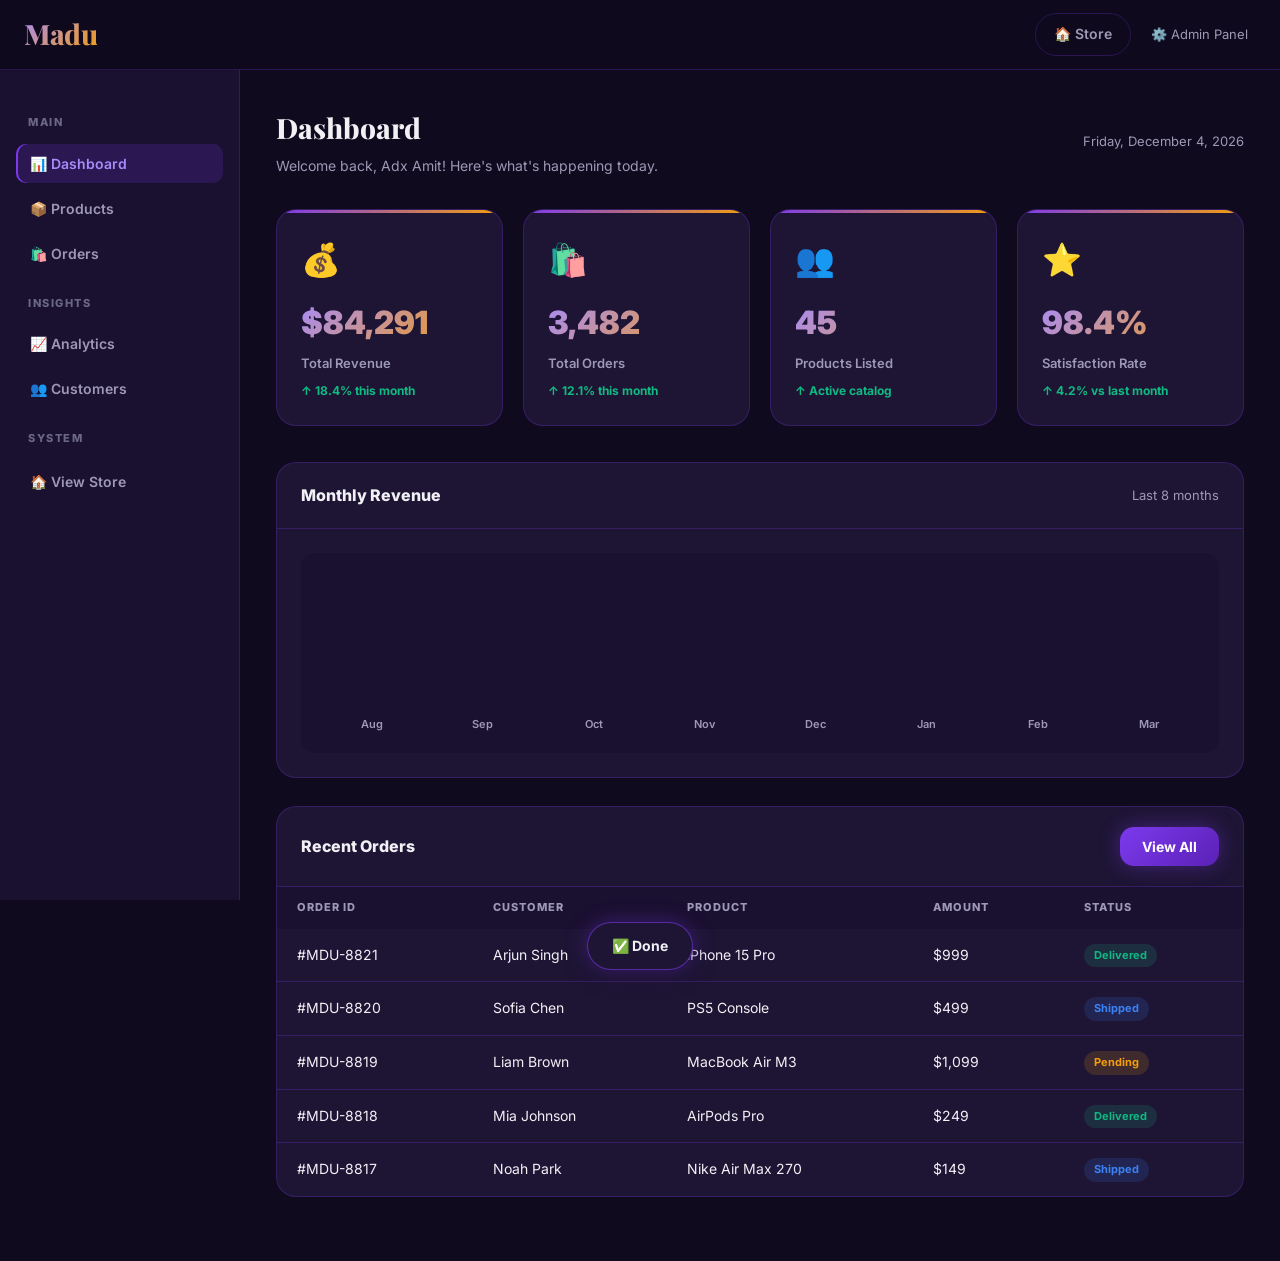
<file: admin.html>
<!DOCTYPE html>
<html lang="en">
<head>
  <meta charset="UTF-8"/>
  <meta name="viewport" content="width=device-width, initial-scale=1.0"/>
  <title>Madu Admin Panel</title>
  <link rel="icon" type="image/svg+xml" href="data:image/svg+xml,<svg xmlns='http://www.w3.org/2000/svg' viewBox='0 0 100 100'><text y='.9em' font-size='90'>⚙️</text></svg>">
  <link rel="stylesheet" href="style.css"/>
  <style>
    /* Admin-specific additions */
    body { padding-top: var(--nav-height); }

    .admin-layout {
      display: grid;
      grid-template-columns: 240px 1fr;
      min-height: calc(100vh - var(--nav-height));
    }

    /* Sidebar */
    .admin-sidebar {
      background: var(--bg-2);
      border-right: 1px solid var(--border);
      padding: 28px 16px;
      display: flex;
      flex-direction: column;
      gap: 6px;
      position: sticky;
      top: var(--nav-height);
      height: calc(100vh - var(--nav-height));
      overflow-y: auto;
    }

    .sidebar-label {
      font-size: 11px;
      font-weight: 800;
      color: var(--text-dim);
      letter-spacing: 1.5px;
      text-transform: uppercase;
      padding: 16px 12px 6px;
    }

    .sidebar-link {
      display: flex;
      align-items: center;
      gap: 10px;
      padding: 11px 14px;
      border-radius: 10px;
      font-size: 14px;
      font-weight: 600;
      color: var(--text-muted);
      cursor: pointer;
      transition: var(--transition);
      background: transparent;
      border: none;
      width: 100%;
      text-align: left;
    }

    .sidebar-link:hover {
      background: rgba(124,58,237,0.1);
      color: var(--text);
    }

    .sidebar-link.active {
      background: rgba(124,58,237,0.18);
      color: var(--primary-light);
      box-shadow: inset 2px 0 0 var(--primary);
    }

    /* Main content */
    .admin-main {
      padding: 36px;
      overflow-y: auto;
    }

    .admin-page { display: none; }
    .admin-page.active { display: block; }

    /* Page header */
    .page-header {
      display: flex;
      align-items: center;
      justify-content: space-between;
      margin-bottom: 32px;
      flex-wrap: wrap;
      gap: 14px;
    }

    .page-header h2 {
      font-family: var(--font-display);
      font-size: 28px;
      font-weight: 800;
    }

    .page-header p { color: var(--text-muted); font-size: 14px; margin-top: 4px; }

    /* Analytics cards */
    .analytics-grid {
      display: grid;
      grid-template-columns: repeat(auto-fit, minmax(200px, 1fr));
      gap: 20px;
      margin-bottom: 36px;
    }

    .stat-card {
      background: var(--bg-card);
      border: 1px solid var(--border);
      border-radius: var(--radius-lg);
      padding: 24px;
      transition: var(--transition);
      position: relative;
      overflow: hidden;
    }

    .stat-card::before {
      content: '';
      position: absolute;
      top: 0; left: 0; right: 0;
      height: 3px;
      background: linear-gradient(90deg, var(--primary), var(--accent));
    }

    .stat-card:hover { transform: translateY(-3px); box-shadow: var(--glow); border-color: var(--border-hover); }

    .stat-icon { font-size: 32px; margin-bottom: 12px; }
    .stat-value { font-size: 32px; font-weight: 900; margin-bottom: 4px; background: linear-gradient(135deg, var(--primary-light), var(--accent)); -webkit-background-clip: text; -webkit-text-fill-color: transparent; background-clip: text; }
    .stat-label { font-size: 13px; color: var(--text-muted); font-weight: 600; }
    .stat-change { font-size: 12px; margin-top: 8px; font-weight: 700; }
    .stat-change.up { color: var(--success); }
    .stat-change.down { color: var(--danger); }

    /* Recent orders */
    .admin-card {
      background: var(--bg-card);
      border: 1px solid var(--border);
      border-radius: var(--radius-lg);
      overflow: hidden;
      margin-bottom: 28px;
    }

    .admin-card-header {
      padding: 20px 24px;
      border-bottom: 1px solid var(--border);
      display: flex;
      align-items: center;
      justify-content: space-between;
    }

    .admin-card-header h3 { font-size: 16px; font-weight: 800; }

    .admin-table {
      width: 100%;
      border-collapse: collapse;
    }

    .admin-table th {
      text-align: left;
      padding: 12px 20px;
      font-size: 11px;
      font-weight: 800;
      color: var(--text-muted);
      text-transform: uppercase;
      letter-spacing: 1px;
      background: var(--bg-2);
    }

    .admin-table td {
      padding: 14px 20px;
      font-size: 14px;
      border-bottom: 1px solid var(--border);
      vertical-align: middle;
    }

    .admin-table tbody tr:last-child td { border-bottom: none; }
    .admin-table tbody tr:hover td { background: rgba(124,58,237,0.05); }

    .badge-status {
      display: inline-block;
      padding: 3px 10px;
      border-radius: 50px;
      font-size: 11px;
      font-weight: 700;
    }

    .badge-status.delivered { background: rgba(16,185,129,0.15); color: var(--success); }
    .badge-status.pending   { background: rgba(245,158,11,0.15); color: var(--accent); }
    .badge-status.shipped   { background: rgba(59,130,246,0.15); color: var(--info); }

    /* Product management */
    .btn-primary {
      padding: 11px 22px;
      background: linear-gradient(135deg, var(--primary), var(--primary-dark));
      color: #fff;
      border-radius: var(--radius);
      font-size: 14px;
      font-weight: 700;
      border: none;
      cursor: pointer;
      transition: var(--transition);
      box-shadow: var(--glow);
      display: inline-flex;
      align-items: center;
      gap: 8px;
    }

    .btn-primary:hover { transform: translateY(-2px); box-shadow: var(--glow-lg); }

    .btn-danger {
      padding: 7px 14px;
      background: rgba(239,68,68,0.15);
      color: var(--danger);
      border: 1px solid var(--danger);
      border-radius: 8px;
      font-size: 13px;
      font-weight: 700;
      cursor: pointer;
      transition: var(--transition);
    }

    .btn-danger:hover { background: rgba(239,68,68,0.3); }

    .btn-edit {
      padding: 7px 14px;
      background: rgba(124,58,237,0.15);
      color: var(--primary-light);
      border: 1px solid var(--primary-light);
      border-radius: 8px;
      font-size: 13px;
      font-weight: 700;
      cursor: pointer;
      transition: var(--transition);
      margin-right: 6px;
    }

    .btn-edit:hover { background: rgba(124,58,237,0.3); }

    /* Product thumbnail in table */
    .prod-thumb {
      width: 50px; height: 50px;
      border-radius: 8px;
      object-fit: contain;
      background: #1a1a2e;
      padding: 4px;
    }

    /* Modal */
    .modal-overlay {
      position: fixed;
      inset: 0;
      background: rgba(0,0,0,0.75);
      backdrop-filter: blur(6px);
      z-index: 2000;
      display: flex;
      align-items: center;
      justify-content: center;
      opacity: 0;
      pointer-events: none;
      transition: opacity 0.3s ease;
    }

    .modal-overlay.show { opacity: 1; pointer-events: all; }

    .modal {
      background: var(--bg-card);
      border: 1px solid var(--border-hover);
      border-radius: var(--radius-xl);
      padding: 36px;
      width: 100%;
      max-width: 560px;
      max-height: 90vh;
      overflow-y: auto;
      transform: scale(0.9);
      transition: transform 0.35s cubic-bezier(0.34,1.56,0.64,1);
    }

    .modal-overlay.show .modal { transform: scale(1); }

    .modal-header {
      display: flex;
      justify-content: space-between;
      align-items: center;
      margin-bottom: 24px;
    }

    .modal-header h3 { font-size: 20px; font-weight: 800; }

    .modal-close {
      width: 34px; height: 34px;
      border-radius: 50%;
      background: var(--bg-2);
      border: 1px solid var(--border);
      color: var(--text-muted);
      font-size: 16px;
      display: flex; align-items: center; justify-content: center;
      cursor: pointer;
      transition: var(--transition);
    }

    .modal-close:hover { color: var(--danger); border-color: var(--danger); }

    .modal-form { display: flex; flex-direction: column; gap: 16px; }

    .modal-form .form-group label {
      display: block;
      font-size: 12px;
      font-weight: 700;
      color: var(--text-muted);
      text-transform: uppercase;
      letter-spacing: 0.5px;
      margin-bottom: 6px;
    }

    .modal-form .form-group input,
    .modal-form .form-group textarea,
    .modal-form .form-group select {
      width: 100%;
      padding: 12px 14px;
      background: var(--bg-2);
      border: 1px solid var(--border);
      border-radius: var(--radius);
      color: var(--text);
      font-size: 14px;
      transition: var(--transition);
    }

    .modal-form .form-group input:focus,
    .modal-form .form-group textarea:focus,
    .modal-form .form-group select:focus {
      border-color: var(--primary-light);
      box-shadow: 0 0 0 3px rgba(124,58,237,0.15);
    }

    .modal-form .form-group select { appearance: none; cursor: pointer; }
    .modal-form .form-group textarea { resize: vertical; }

    .modal-form .form-row { display: flex; gap: 14px; }
    .modal-form .form-row .form-group { flex: 1; }

    .modal-footer {
      display: flex;
      gap: 12px;
      justify-content: flex-end;
      margin-top: 24px;
    }

    .btn-secondary {
      padding: 11px 22px;
      background: var(--bg-2);
      color: var(--text-muted);
      border: 1px solid var(--border);
      border-radius: var(--radius);
      font-size: 14px;
      font-weight: 700;
      cursor: pointer;
      transition: var(--transition);
    }

    .btn-secondary:hover { border-color: var(--border-hover); color: var(--text); }

    /* Search in admin */
    .admin-search {
      display: flex;
      align-items: center;
      gap: 12px;
      margin-bottom: 20px;
    }

    .admin-search input {
      flex: 1;
      padding: 11px 16px;
      background: var(--bg-card);
      border: 1px solid var(--border);
      border-radius: var(--radius);
      color: var(--text);
      font-size: 14px;
      transition: var(--transition);
    }

    .admin-search input:focus { border-color: var(--primary-light); }

    /* Chart placeholder */
    .chart-box {
      background: var(--bg-2);
      border-radius: var(--radius);
      height: 200px;
      display: flex;
      align-items: flex-end;
      justify-content: center;
      gap: 10px;
      padding: 20px;
    }

    .chart-bar-wrap {
      display: flex;
      flex-direction: column;
      align-items: center;
      gap: 6px;
      flex: 1;
    }

    .chart-bar {
      width: 100%;
      background: linear-gradient(180deg, var(--primary), var(--primary-dark));
      border-radius: 6px 6px 0 0;
      transition: var(--transition);
      cursor: pointer;
    }

    .chart-bar:hover { filter: brightness(1.3); transform: scaleY(1.02); transform-origin: bottom; }

    .chart-label { font-size: 11px; color: var(--text-muted); font-weight: 600; }

    /* Responsive admin */
    @media (max-width: 768px) {
      .admin-layout { grid-template-columns: 1fr; }

      .admin-sidebar {
        position: static;
        height: auto;
        flex-direction: row;
        flex-wrap: wrap;
        padding: 12px;
        gap: 6px;
      }

      .sidebar-label { display: none; }
      .sidebar-link { padding: 8px 14px; flex: 1; min-width: 100px; justify-content: center; }

      .admin-main { padding: 20px; }

      .admin-table th:nth-child(3),
      .admin-table td:nth-child(3),
      .admin-table th:nth-child(5),
      .admin-table td:nth-child(5) { display: none; }
    }
  </style>
</head>
<body>

<!-- Navbar -->
<nav class="navbar">
  <a href="index.html" class="nav-logo">Madu</a>
  <div class="nav-actions" style="margin-left:auto;">
    <a href="index.html" class="nav-btn nav-btn-ghost">🏠 Store</a>
    <span style="font-size:13px;color:var(--text-muted);padding:0 8px;">⚙️ Admin Panel</span>
  </div>
</nav>

<div class="admin-layout">

  <!-- SIDEBAR -->
  <aside class="admin-sidebar">
    <span class="sidebar-label">Main</span>
    <button class="sidebar-link active" onclick="showPage('dashboard', this)">📊 Dashboard</button>
    <button class="sidebar-link" onclick="showPage('products', this)">📦 Products</button>
    <button class="sidebar-link" onclick="showPage('orders', this)">🛍️ Orders</button>

    <span class="sidebar-label">Insights</span>
    <button class="sidebar-link" onclick="showPage('analytics', this)">📈 Analytics</button>
    <button class="sidebar-link" onclick="showPage('customers', this)">👥 Customers</button>

    <span class="sidebar-label">System</span>
    <a href="index.html" class="sidebar-link">🏠 View Store</a>
  </aside>

  <!-- MAIN CONTENT -->
  <main class="admin-main">

    <!-- ── DASHBOARD ── -->
    <div class="admin-page active" id="page-dashboard">
      <div class="page-header">
        <div>
          <h2>Dashboard</h2>
          <p>Welcome back, Adx Amit! Here's what's happening today.</p>
        </div>
        <span id="admin-date" style="font-size:13px;color:var(--text-muted);"></span>
      </div>

      <div class="analytics-grid">
        <div class="stat-card fade-in">
          <div class="stat-icon">💰</div>
          <div class="stat-value">$84,291</div>
          <div class="stat-label">Total Revenue</div>
          <div class="stat-change up">↑ 18.4% this month</div>
        </div>
        <div class="stat-card fade-in">
          <div class="stat-icon">🛍️</div>
          <div class="stat-value">3,482</div>
          <div class="stat-label">Total Orders</div>
          <div class="stat-change up">↑ 12.1% this month</div>
        </div>
        <div class="stat-card fade-in">
          <div class="stat-icon">👥</div>
          <div class="stat-value" id="admin-product-count">45</div>
          <div class="stat-label">Products Listed</div>
          <div class="stat-change up">↑ Active catalog</div>
        </div>
        <div class="stat-card fade-in">
          <div class="stat-icon">⭐</div>
          <div class="stat-value">98.4%</div>
          <div class="stat-label">Satisfaction Rate</div>
          <div class="stat-change up">↑ 4.2% vs last month</div>
        </div>
      </div>

      <!-- Revenue Chart -->
      <div class="admin-card fade-in">
        <div class="admin-card-header">
          <h3>Monthly Revenue</h3>
          <span style="font-size:13px;color:var(--text-muted);">Last 8 months</span>
        </div>
        <div style="padding:24px;">
          <div class="chart-box">
            <div class="chart-bar-wrap"><div class="chart-bar" style="height:60%;" title="$52K"></div><span class="chart-label">Aug</span></div>
            <div class="chart-bar-wrap"><div class="chart-bar" style="height:72%;" title="$61K"></div><span class="chart-label">Sep</span></div>
            <div class="chart-bar-wrap"><div class="chart-bar" style="height:55%;" title="$47K"></div><span class="chart-label">Oct</span></div>
            <div class="chart-bar-wrap"><div class="chart-bar" style="height:80%;" title="$68K"></div><span class="chart-label">Nov</span></div>
            <div class="chart-bar-wrap"><div class="chart-bar" style="height:95%;" title="$81K"></div><span class="chart-label">Dec</span></div>
            <div class="chart-bar-wrap"><div class="chart-bar" style="height:65%;" title="$55K"></div><span class="chart-label">Jan</span></div>
            <div class="chart-bar-wrap"><div class="chart-bar" style="height:75%;" title="$64K"></div><span class="chart-label">Feb</span></div>
            <div class="chart-bar-wrap"><div class="chart-bar" style="height:100%;background:linear-gradient(180deg,var(--accent),var(--primary));" title="$84K"></div><span class="chart-label">Mar</span></div>
          </div>
        </div>
      </div>

      <!-- Recent Orders -->
      <div class="admin-card fade-in">
        <div class="admin-card-header">
          <h3>Recent Orders</h3>
          <button class="btn-primary" onclick="showPage('orders', document.querySelector('[onclick*=orders]'))">View All</button>
        </div>
        <div style="overflow-x:auto;">
          <table class="admin-table">
            <thead><tr><th>Order ID</th><th>Customer</th><th>Product</th><th>Amount</th><th>Status</th></tr></thead>
            <tbody>
              <tr><td>#MDU-8821</td><td>Arjun Singh</td><td>iPhone 15 Pro</td><td>$999</td><td><span class="badge-status delivered">Delivered</span></td></tr>
              <tr><td>#MDU-8820</td><td>Sofia Chen</td><td>PS5 Console</td><td>$499</td><td><span class="badge-status shipped">Shipped</span></td></tr>
              <tr><td>#MDU-8819</td><td>Liam Brown</td><td>MacBook Air M3</td><td>$1,099</td><td><span class="badge-status pending">Pending</span></td></tr>
              <tr><td>#MDU-8818</td><td>Mia Johnson</td><td>AirPods Pro</td><td>$249</td><td><span class="badge-status delivered">Delivered</span></td></tr>
              <tr><td>#MDU-8817</td><td>Noah Park</td><td>Nike Air Max 270</td><td>$149</td><td><span class="badge-status shipped">Shipped</span></td></tr>
            </tbody>
          </table>
        </div>
      </div>
    </div>

    <!-- ── PRODUCTS ── -->
    <div class="admin-page" id="page-products">
      <div class="page-header">
        <div><h2>Products</h2><p>Manage your product catalog</p></div>
        <button class="btn-primary" onclick="openAddModal()">+ Add Product</button>
      </div>

      <div class="admin-search">
        <input type="text" id="admin-prod-search" placeholder="Search products…" oninput="filterAdminProducts()" />
      </div>

      <div class="admin-card">
        <div style="overflow-x:auto;">
          <table class="admin-table" id="admin-products-table">
            <thead><tr><th>Image</th><th>Name</th><th>Category</th><th>Price</th><th>Rating</th><th>Actions</th></tr></thead>
            <tbody id="admin-products-body"><!-- Filled by JS --></tbody>
          </table>
        </div>
      </div>
    </div>

    <!-- ── ORDERS ── -->
    <div class="admin-page" id="page-orders">
      <div class="page-header"><div><h2>Orders</h2><p>Track and manage all orders</p></div></div>
      <div class="admin-card">
        <div style="overflow-x:auto;">
          <table class="admin-table">
            <thead><tr><th>Order ID</th><th>Customer</th><th>Product</th><th>Amount</th><th>Date</th><th>Status</th></tr></thead>
            <tbody>
              <tr><td>#MDU-8821</td><td>Arjun Singh</td><td>iPhone 15 Pro</td><td>$999</td><td>Mar 27, 2025</td><td><span class="badge-status delivered">Delivered</span></td></tr>
              <tr><td>#MDU-8820</td><td>Sofia Chen</td><td>PS5 Console</td><td>$499</td><td>Mar 26, 2025</td><td><span class="badge-status shipped">Shipped</span></td></tr>
              <tr><td>#MDU-8819</td><td>Liam Brown</td><td>MacBook Air M3</td><td>$1,099</td><td>Mar 26, 2025</td><td><span class="badge-status pending">Pending</span></td></tr>
              <tr><td>#MDU-8818</td><td>Mia Johnson</td><td>AirPods Pro</td><td>$249</td><td>Mar 25, 2025</td><td><span class="badge-status delivered">Delivered</span></td></tr>
              <tr><td>#MDU-8817</td><td>Noah Park</td><td>Nike Air Max 270</td><td>$149</td><td>Mar 25, 2025</td><td><span class="badge-status shipped">Shipped</span></td></tr>
              <tr><td>#MDU-8816</td><td>Emma Wilson</td><td>Galaxy S24 Ultra</td><td>$1,199</td><td>Mar 24, 2025</td><td><span class="badge-status delivered">Delivered</span></td></tr>
              <tr><td>#MDU-8815</td><td>James Lee</td><td>Sony WH-1000XM5</td><td>$329</td><td>Mar 24, 2025</td><td><span class="badge-status pending">Pending</span></td></tr>
              <tr><td>#MDU-8814</td><td>Olivia Davis</td><td>Apple Watch S9</td><td>$399</td><td>Mar 23, 2025</td><td><span class="badge-status delivered">Delivered</span></td></tr>
            </tbody>
          </table>
        </div>
      </div>
    </div>

    <!-- ── ANALYTICS ── -->
    <div class="admin-page" id="page-analytics">
      <div class="page-header"><div><h2>Analytics</h2><p>Detailed performance metrics</p></div></div>
      <div class="analytics-grid">
        <div class="stat-card"><div class="stat-icon">📦</div><div class="stat-value">1,234</div><div class="stat-label">Electronics Sold</div><div class="stat-change up">↑ 22%</div></div>
        <div class="stat-card"><div class="stat-icon">👗</div><div class="stat-value">876</div><div class="stat-label">Fashion Sold</div><div class="stat-change up">↑ 14%</div></div>
        <div class="stat-card"><div class="stat-icon">💎</div><div class="stat-value">645</div><div class="stat-label">Accessories Sold</div><div class="stat-change up">↑ 9%</div></div>
        <div class="stat-card"><div class="stat-icon">🔄</div><div class="stat-value">1.8%</div><div class="stat-label">Return Rate</div><div class="stat-change up">↓ 0.4% lower</div></div>
        <div class="stat-card"><div class="stat-icon">🛒</div><div class="stat-value">$84.20</div><div class="stat-label">Avg Order Value</div><div class="stat-change up">↑ $6.40</div></div>
        <div class="stat-card"><div class="stat-icon">🌍</div><div class="stat-value">32</div><div class="stat-label">Countries Served</div><div class="stat-change up">↑ 4 new</div></div>
      </div>
      <div class="admin-card">
        <div class="admin-card-header"><h3>Top Selling Products</h3></div>
        <div style="overflow-x:auto;">
          <table class="admin-table">
            <thead><tr><th>Rank</th><th>Product</th><th>Category</th><th>Units Sold</th><th>Revenue</th></tr></thead>
            <tbody>
              <tr><td>🥇 1</td><td>Apple iPhone 15 Pro</td><td>Electronics</td><td>421</td><td>$420,579</td></tr>
              <tr><td>🥈 2</td><td>PlayStation 5 Console</td><td>Electronics</td><td>389</td><td>$194,111</td></tr>
              <tr><td>🥉 3</td><td>MacBook Air M3</td><td>Electronics</td><td>312</td><td>$342,888</td></tr>
              <tr><td>4</td><td>Nike Air Max 270</td><td>Fashion</td><td>298</td><td>$44,402</td></tr>
              <tr><td>5</td><td>Sony WH-1000XM5</td><td>Electronics</td><td>276</td><td>$90,804</td></tr>
            </tbody>
          </table>
        </div>
      </div>
    </div>

    <!-- ── CUSTOMERS ── -->
    <div class="admin-page" id="page-customers">
      <div class="page-header"><div><h2>Customers</h2><p>Manage your customer base</p></div></div>
      <div class="analytics-grid" style="max-width:600px;">
        <div class="stat-card"><div class="stat-icon">👥</div><div class="stat-value">52,841</div><div class="stat-label">Total Customers</div><div class="stat-change up">↑ 8.2%</div></div>
        <div class="stat-card"><div class="stat-icon">🔁</div><div class="stat-value">64%</div><div class="stat-label">Returning Buyers</div><div class="stat-change up">↑ 3.1%</div></div>
      </div>
      <div class="admin-card">
        <div class="admin-card-header"><h3>Recent Customers</h3></div>
        <div style="overflow-x:auto;">
          <table class="admin-table">
            <thead><tr><th>Name</th><th>Email</th><th>Orders</th><th>Spent</th><th>Joined</th></tr></thead>
            <tbody>
              <tr><td>Arjun Singh</td><td>arjun@example.com</td><td>12</td><td>$4,821</td><td>Jan 2024</td></tr>
              <tr><td>Sofia Chen</td><td>sofia@example.com</td><td>8</td><td>$2,340</td><td>Mar 2024</td></tr>
              <tr><td>Liam Brown</td><td>liam@example.com</td><td>5</td><td>$1,901</td><td>Jun 2024</td></tr>
              <tr><td>Mia Johnson</td><td>mia@example.com</td><td>19</td><td>$6,782</td><td>Nov 2023</td></tr>
              <tr><td>Noah Park</td><td>noah@example.com</td><td>3</td><td>$672</td><td>Feb 2025</td></tr>
            </tbody>
          </table>
        </div>
      </div>
    </div>

  </main>
</div>

<!-- ADD / EDIT PRODUCT MODAL -->
<div class="modal-overlay" id="product-modal">
  <div class="modal">
    <div class="modal-header">
      <h3 id="modal-title">Add New Product</h3>
      <button class="modal-close" onclick="closeModal()">✕</button>
    </div>
    <div class="modal-form">
      <input type="hidden" id="edit-id" />
      <div class="form-row">
        <div class="form-group">
          <label>Product Name</label>
          <input type="text" id="edit-name" placeholder="e.g. Samsung Galaxy S24" />
        </div>
        <div class="form-group">
          <label>Category</label>
          <select id="edit-category">
            <option value="electronics">Electronics</option>
            <option value="fashion">Fashion</option>
            <option value="accessories">Accessories</option>
          </select>
        </div>
      </div>
      <div class="form-row">
        <div class="form-group">
          <label>Price (USD)</label>
          <input type="number" id="edit-price" placeholder="e.g. 299" min="0" />
        </div>
        <div class="form-group">
          <label>Original Price (Optional)</label>
          <input type="number" id="edit-orig-price" placeholder="e.g. 399" min="0" />
        </div>
      </div>
      <div class="form-group">
        <label>Image URL</label>
        <input type="text" id="edit-image" placeholder="https://images.unsplash.com/..." />
      </div>
      <div class="form-group">
        <label>Short Description</label>
        <textarea id="edit-desc" rows="3" placeholder="Describe the product briefly…"></textarea>
      </div>
      <div class="form-row">
        <div class="form-group">
          <label>Rating (1–5)</label>
          <input type="number" id="edit-rating" placeholder="4.8" min="1" max="5" step="0.1" />
        </div>
        <div class="form-group">
          <label>Badge</label>
          <select id="edit-badge">
            <option value="">None</option>
            <option value="new">New</option>
            <option value="hot">Hot</option>
            <option value="sale">Sale</option>
          </select>
        </div>
      </div>
    </div>
    <div class="modal-footer">
      <button class="btn-secondary" onclick="closeModal()">Cancel</button>
      <button class="btn-primary" onclick="saveProduct()">💾 Save Product</button>
    </div>
  </div>
</div>

<div class="toast" id="toast">✅ Done</div>

<script src="script.js"></script>
<script>
// Admin-specific JS
let adminProducts = JSON.parse(localStorage.getItem('madu-admin-products') || 'null') || [...products];

function showPage(id, btn) {
  document.querySelectorAll('.admin-page').forEach(p => p.classList.remove('active'));
  document.querySelectorAll('.sidebar-link').forEach(l => l.classList.remove('active'));
  document.getElementById('page-' + id).classList.add('active');
  if (btn) btn.classList.add('active');
  if (id === 'products') renderAdminProducts();
}

function renderAdminProducts(list) {
  const data = list || adminProducts;
  const tbody = document.getElementById('admin-products-body');
  tbody.innerHTML = data.map(p => `
    <tr>
      <td><img class="prod-thumb" src="${p.image}" alt="${p.name}" onerror="this.src='https://via.placeholder.com/50x50/1e1535/a78bfa?text=P'"></td>
      <td style="font-weight:700;">${p.name}</td>
      <td style="text-transform:capitalize;">${p.category}</td>
      <td style="font-weight:700;color:var(--accent);">$${p.price}</td>
      <td>⭐ ${p.rating}</td>
      <td>
        <button class="btn-edit" onclick="openEditModal(${p.id})">✏️ Edit</button>
        <button class="btn-danger" onclick="deleteProduct(${p.id})">🗑️</button>
      </td>
    </tr>
  `).join('');
  document.getElementById('admin-product-count').textContent = adminProducts.length;
}

function filterAdminProducts() {
  const q = document.getElementById('admin-prod-search').value.toLowerCase();
  const filtered = adminProducts.filter(p =>
    p.name.toLowerCase().includes(q) || p.category.includes(q)
  );
  renderAdminProducts(filtered);
}

function openAddModal() {
  document.getElementById('modal-title').textContent = 'Add New Product';
  document.getElementById('edit-id').value = '';
  document.getElementById('edit-name').value = '';
  document.getElementById('edit-category').value = 'electronics';
  document.getElementById('edit-price').value = '';
  document.getElementById('edit-orig-price').value = '';
  document.getElementById('edit-image').value = '';
  document.getElementById('edit-desc').value = '';
  document.getElementById('edit-rating').value = '4.5';
  document.getElementById('edit-badge').value = '';
  document.getElementById('product-modal').classList.add('show');
}

function openEditModal(id) {
  const p = adminProducts.find(x => x.id === id);
  if (!p) return;
  document.getElementById('modal-title').textContent = 'Edit Product';
  document.getElementById('edit-id').value = p.id;
  document.getElementById('edit-name').value = p.name;
  document.getElementById('edit-category').value = p.category;
  document.getElementById('edit-price').value = p.price;
  document.getElementById('edit-orig-price').value = p.originalPrice || '';
  document.getElementById('edit-image').value = p.image;
  document.getElementById('edit-desc').value = p.description;
  document.getElementById('edit-rating').value = p.rating;
  document.getElementById('edit-badge').value = p.badge || '';
  document.getElementById('product-modal').classList.add('show');
}

function closeModal() {
  document.getElementById('product-modal').classList.remove('show');
}

function saveProduct() {
  const id = document.getElementById('edit-id').value;
  const name = document.getElementById('edit-name').value.trim();
  const price = parseFloat(document.getElementById('edit-price').value);

  if (!name || isNaN(price)) {
    showAdmin('Please fill in Name and Price.', '⚠️'); return;
  }

  const productData = {
    id: id ? parseInt(id) : Date.now(),
    name,
    category: document.getElementById('edit-category').value,
    price,
    originalPrice: parseFloat(document.getElementById('edit-orig-price').value) || null,
    image: document.getElementById('edit-image').value.trim() || 'https://images.unsplash.com/photo-1441986300917-64674bd600d8?w=400&q=80',
    description: document.getElementById('edit-desc').value.trim(),
    rating: parseFloat(document.getElementById('edit-rating').value) || 4.5,
    badge: document.getElementById('edit-badge').value || null,
    reviews: Math.floor(Math.random() * 1000) + 100
  };

  if (id) {
    const idx = adminProducts.findIndex(p => p.id === parseInt(id));
    if (idx !== -1) adminProducts[idx] = productData;
  } else {
    adminProducts.unshift(productData);
  }

  localStorage.setItem('madu-admin-products', JSON.stringify(adminProducts));
  closeModal();
  renderAdminProducts();
  showAdmin(id ? 'Product updated!' : 'Product added!', '✅');
}

function deleteProduct(id) {
  if (!confirm('Delete this product?')) return;
  adminProducts = adminProducts.filter(p => p.id !== id);
  localStorage.setItem('madu-admin-products', JSON.stringify(adminProducts));
  renderAdminProducts();
  showAdmin('Product deleted.', '🗑️');
}

function showAdmin(msg, emoji = '✅') {
  const t = document.getElementById('toast');
  t.innerHTML = `${emoji} ${msg}`;
  t.classList.add('show');
  setTimeout(() => t.classList.remove('show'), 3000);
}

// Set date
document.getElementById('admin-date').textContent = new Date().toLocaleDateString('en-US', { weekday:'long', year:'numeric', month:'long', day:'numeric' });

// Close modal on overlay click
document.getElementById('product-modal').addEventListener('click', e => { if (e.target === document.getElementById('product-modal')) closeModal(); });

// Init fade-in
document.querySelectorAll('.fade-in').forEach(el => el.classList.add('visible'));
</script>
</body>
</html>
</file>
<file: style.css>
/* ===================================================
   MADU E-COMMERCE — MASTER STYLESHEET
   Developer: Adx Amit
   =================================================== */

/* ------------ Google Fonts ------------ */
@import url('https://fonts.googleapis.com/css2?family=Inter:wght@300;400;500;600;700;800;900&family=Playfair+Display:wght@700;800&display=swap');

/* ------------ CSS Variables ------------ */
:root {
  --primary:       #7c3aed;
  --primary-light: #a78bfa;
  --primary-dark:  #5b21b6;
  --accent:        #f59e0b;
  --accent-light:  #fbbf24;
  --success:       #10b981;
  --danger:        #ef4444;
  --info:          #3b82f6;

  --bg:            #0f0a1e;
  --bg-2:          #1a1030;
  --bg-card:       #1e1535;
  --bg-glass:      rgba(30, 21, 53, 0.75);
  --border:        rgba(124, 58, 237, 0.25);
  --border-hover:  rgba(124, 58, 237, 0.6);

  --text:          #f1f0f5;
  --text-muted:    #9d99b5;
  --text-dim:      #6b6885;

  --radius:        14px;
  --radius-lg:     20px;
  --radius-xl:     28px;

  --shadow:        0 4px 24px rgba(0,0,0,0.4);
  --shadow-card:   0 8px 32px rgba(0,0,0,0.5);
  --glow:          0 0 20px rgba(124,58,237,0.4);
  --glow-lg:       0 0 40px rgba(124,58,237,0.5);

  --transition:    all 0.3s ease;
  --transition-slow: all 0.5s ease;

  --font:          'Inter', sans-serif;
  --font-display:  'Playfair Display', serif;

  --nav-height:    70px;
  --sidebar-w:     260px;
}

/* ------------ Reset & Base ------------ */
*, *::before, *::after { box-sizing: border-box; margin: 0; padding: 0; }

html { scroll-behavior: smooth; font-size: 16px; }

body {
  font-family: var(--font);
  background: var(--bg);
  color: var(--text);
  line-height: 1.6;
  overflow-x: hidden;
  min-height: 100vh;
}

a { text-decoration: none; color: inherit; }
ul { list-style: none; }
img { max-width: 100%; display: block; }
button { cursor: pointer; font-family: var(--font); border: none; outline: none; }
input, select, textarea { font-family: var(--font); outline: none; }

/* ------------ Scrollbar ------------ */
::-webkit-scrollbar { width: 6px; }
::-webkit-scrollbar-track { background: var(--bg-2); }
::-webkit-scrollbar-thumb { background: var(--primary); border-radius: 4px; }

/* ====================================================
   NAVBAR
   ==================================================== */
.navbar {
  position: fixed;
  top: 0; left: 0; right: 0;
  height: var(--nav-height);
  background: rgba(15, 10, 30, 0.85);
  backdrop-filter: blur(20px);
  -webkit-backdrop-filter: blur(20px);
  border-bottom: 1px solid var(--border);
  z-index: 1000;
  display: flex;
  align-items: center;
  padding: 0 24px;
  gap: 20px;
}

.nav-logo {
  font-family: var(--font-display);
  font-size: 28px;
  font-weight: 800;
  background: linear-gradient(135deg, var(--primary-light), var(--accent));
  -webkit-background-clip: text;
  -webkit-text-fill-color: transparent;
  background-clip: text;
  white-space: nowrap;
  letter-spacing: -0.5px;
}

.nav-search {
  flex: 1;
  max-width: 520px;
  position: relative;
}

.nav-search input {
  width: 100%;
  padding: 10px 48px 10px 18px;
  background: var(--bg-card);
  border: 1px solid var(--border);
  border-radius: 50px;
  color: var(--text);
  font-size: 14px;
  transition: var(--transition);
}

.nav-search input:focus {
  border-color: var(--primary-light);
  box-shadow: 0 0 0 3px rgba(124,58,237,0.15);
}

.nav-search input::placeholder { color: var(--text-muted); }

.nav-search-icon {
  position: absolute;
  right: 14px;
  top: 50%;
  transform: translateY(-50%);
  color: var(--text-muted);
  font-size: 16px;
  pointer-events: none;
}

.nav-actions {
  display: flex;
  align-items: center;
  gap: 12px;
  margin-left: auto;
}

.nav-btn {
  display: flex;
  align-items: center;
  gap: 7px;
  padding: 9px 18px;
  border-radius: 50px;
  font-size: 14px;
  font-weight: 600;
  transition: var(--transition);
  white-space: nowrap;
}

.nav-btn-ghost {
  background: transparent;
  border: 1px solid var(--border);
  color: var(--text-muted);
}

.nav-btn-ghost:hover {
  border-color: var(--primary-light);
  color: var(--text);
  background: rgba(124,58,237,0.1);
}

.nav-btn-primary {
  background: linear-gradient(135deg, var(--primary), var(--primary-dark));
  color: #fff;
  border: none;
  box-shadow: var(--glow);
}

.nav-btn-primary:hover {
  transform: translateY(-2px);
  box-shadow: var(--glow-lg);
}

.cart-btn {
  position: relative;
}

.cart-count {
  position: absolute;
  top: -6px; right: -6px;
  background: var(--accent);
  color: #000;
  font-size: 10px;
  font-weight: 800;
  width: 18px; height: 18px;
  border-radius: 50%;
  display: flex;
  align-items: center;
  justify-content: center;
  transition: var(--transition);
}

.hamburger {
  display: none;
  flex-direction: column;
  justify-content: center;
  gap: 5px;
  width: 36px; height: 36px;
  padding: 6px;
  background: transparent;
  border: 1px solid var(--border);
  border-radius: 8px;
  cursor: pointer;
}

.hamburger span {
  display: block;
  width: 100%;
  height: 2px;
  background: var(--text);
  border-radius: 2px;
  transition: var(--transition);
}

/* ====================================================
   HERO SECTION
   ==================================================== */
.hero {
  min-height: 100vh;
  display: flex;
  align-items: center;
  justify-content: center;
  text-align: center;
  padding: calc(var(--nav-height) + 40px) 24px 60px;
  position: relative;
  overflow: hidden;
}

.hero-bg {
  position: absolute;
  inset: 0;
  background:
    radial-gradient(ellipse 80% 60% at 50% 20%, rgba(124,58,237,0.35) 0%, transparent 70%),
    radial-gradient(ellipse 60% 40% at 80% 80%, rgba(245,158,11,0.15) 0%, transparent 60%),
    radial-gradient(ellipse 50% 50% at 20% 70%, rgba(59,130,246,0.12) 0%, transparent 60%);
}

/* Animated particles */
.hero-bg::before,
.hero-bg::after {
  content: '';
  position: absolute;
  border-radius: 50%;
  animation: floatOrb 8s ease-in-out infinite;
}

.hero-bg::before {
  width: 400px; height: 400px;
  background: radial-gradient(circle, rgba(124,58,237,0.2) 0%, transparent 70%);
  top: -100px; left: -100px;
  animation-delay: -4s;
}

.hero-bg::after {
  width: 300px; height: 300px;
  background: radial-gradient(circle, rgba(245,158,11,0.15) 0%, transparent 70%);
  bottom: -80px; right: -80px;
}

@keyframes floatOrb {
  0%, 100% { transform: translate(0, 0) scale(1); }
  33% { transform: translate(30px, -30px) scale(1.05); }
  66% { transform: translate(-20px, 20px) scale(0.95); }
}

.hero-content {
  position: relative;
  z-index: 1;
  max-width: 780px;
}

.hero-badge {
  display: inline-flex;
  align-items: center;
  gap: 8px;
  padding: 6px 18px;
  background: rgba(124,58,237,0.2);
  border: 1px solid var(--border-hover);
  border-radius: 50px;
  font-size: 13px;
  font-weight: 600;
  color: var(--primary-light);
  margin-bottom: 28px;
  animation: fadeInDown 0.8s ease both;
}

.hero-badge .dot {
  width: 7px; height: 7px;
  border-radius: 50%;
  background: var(--accent);
  animation: pulse 2s infinite;
}

@keyframes pulse {
  0%, 100% { transform: scale(1); opacity: 1; }
  50% { transform: scale(1.4); opacity: 0.7; }
}

.hero-title {
  font-family: var(--font-display);
  font-size: clamp(42px, 7vw, 90px);
  font-weight: 800;
  line-height: 1.05;
  letter-spacing: -2px;
  margin-bottom: 24px;
  animation: fadeInUp 0.9s ease 0.1s both;
}

.hero-title .gradient-text {
  background: linear-gradient(135deg, #c4b5fd, var(--accent-light), #f472b6);
  -webkit-background-clip: text;
  -webkit-text-fill-color: transparent;
  background-clip: text;
}

.hero-subtitle {
  font-size: clamp(16px, 2vw, 20px);
  color: var(--text-muted);
  max-width: 540px;
  margin: 0 auto 40px;
  font-weight: 400;
  animation: fadeInUp 0.9s ease 0.2s both;
}

.hero-actions {
  display: flex;
  align-items: center;
  justify-content: center;
  gap: 16px;
  flex-wrap: wrap;
  animation: fadeInUp 0.9s ease 0.3s both;
}

.btn-hero-primary {
  padding: 16px 38px;
  background: linear-gradient(135deg, var(--primary), var(--primary-dark));
  color: #fff;
  border-radius: 50px;
  font-size: 16px;
  font-weight: 700;
  box-shadow: var(--glow-lg);
  transition: var(--transition);
  display: inline-flex;
  align-items: center;
  gap: 10px;
}

.btn-hero-primary:hover {
  transform: translateY(-3px) scale(1.03);
  box-shadow: 0 0 60px rgba(124,58,237,0.7);
}

.btn-hero-secondary {
  padding: 15px 36px;
  background: transparent;
  color: var(--text);
  border: 1.5px solid var(--border-hover);
  border-radius: 50px;
  font-size: 16px;
  font-weight: 600;
  transition: var(--transition);
  display: inline-flex;
  align-items: center;
  gap: 10px;
}

.btn-hero-secondary:hover {
  background: rgba(124,58,237,0.12);
  border-color: var(--primary-light);
  transform: translateY(-2px);
}

.hero-stats {
  display: flex;
  justify-content: center;
  gap: 48px;
  margin-top: 60px;
  animation: fadeInUp 1s ease 0.5s both;
}

.hero-stat {
  text-align: center;
}

.hero-stat-value {
  font-size: 32px;
  font-weight: 800;
  background: linear-gradient(135deg, var(--primary-light), var(--accent));
  -webkit-background-clip: text;
  -webkit-text-fill-color: transparent;
  background-clip: text;
}

.hero-stat-label {
  font-size: 13px;
  color: var(--text-muted);
  margin-top: 2px;
}

/* ====================================================
   SECTION LAYOUT
   ==================================================== */
.section { padding: 80px 24px; }

.section-header {
  text-align: center;
  margin-bottom: 52px;
}

.section-tag {
  display: inline-block;
  padding: 5px 16px;
  background: rgba(124,58,237,0.15);
  border: 1px solid var(--border-hover);
  border-radius: 50px;
  font-size: 12px;
  font-weight: 700;
  color: var(--primary-light);
  letter-spacing: 1.5px;
  text-transform: uppercase;
  margin-bottom: 14px;
}

.section-title {
  font-family: var(--font-display);
  font-size: clamp(28px, 4vw, 48px);
  font-weight: 800;
  letter-spacing: -1px;
  line-height: 1.1;
  margin-bottom: 14px;
}

.section-subtitle {
  font-size: 16px;
  color: var(--text-muted);
  max-width: 480px;
  margin: 0 auto;
}

/* ====================================================
   FILTER BAR
   ==================================================== */
.filter-bar {
  background: var(--bg-2);
  border-top: 1px solid var(--border);
  border-bottom: 1px solid var(--border);
  padding: 20px 24px;
  display: flex;
  align-items: center;
  gap: 16px;
  flex-wrap: wrap;
  position: sticky;
  top: var(--nav-height);
  z-index: 90;
  backdrop-filter: blur(12px);
}

.filter-label {
  font-size: 13px;
  font-weight: 700;
  color: var(--text-muted);
  text-transform: uppercase;
  letter-spacing: 1px;
  white-space: nowrap;
}

.filter-cats {
  display: flex;
  align-items: center;
  gap: 8px;
  flex-wrap: wrap;
  flex: 1;
}

.filter-cat-btn {
  padding: 7px 18px;
  border-radius: 50px;
  font-size: 13px;
  font-weight: 600;
  background: transparent;
  border: 1px solid var(--border);
  color: var(--text-muted);
  transition: var(--transition);
  white-space: nowrap;
}

.filter-cat-btn:hover {
  border-color: var(--primary-light);
  color: var(--text);
  background: rgba(124,58,237,0.08);
}

.filter-cat-btn.active {
  background: var(--primary);
  border-color: var(--primary);
  color: #fff;
  box-shadow: var(--glow);
}

.filter-price-wrap {
  display: flex;
  align-items: center;
  gap: 12px;
  white-space: nowrap;
}

.filter-price-wrap label {
  font-size: 13px;
  color: var(--text-muted);
  font-weight: 600;
}

.price-slider {
  -webkit-appearance: none;
  width: 160px;
  height: 5px;
  border-radius: 5px;
  background: linear-gradient(to right, var(--primary) 0%, var(--primary) var(--val, 100%), var(--bg-card) var(--val, 100%));
  outline: none;
  cursor: pointer;
}

.price-slider::-webkit-slider-thumb {
  -webkit-appearance: none;
  width: 18px; height: 18px;
  border-radius: 50%;
  background: var(--primary-light);
  box-shadow: 0 0 8px rgba(124,58,237,0.6);
  cursor: pointer;
  transition: var(--transition);
}

.price-slider::-webkit-slider-thumb:hover {
  transform: scale(1.2);
  box-shadow: 0 0 14px rgba(124,58,237,0.9);
}

.price-value {
  font-size: 13px;
  font-weight: 700;
  color: var(--accent);
  min-width: 70px;
}

/* ====================================================
   PRODUCT GRID
   ==================================================== */
.products-section { padding: 48px 24px 80px; }

.product-grid {
  display: grid;
  grid-template-columns: repeat(auto-fill, minmax(240px, 1fr));
  gap: 24px;
  max-width: 1400px;
  margin: 0 auto;
}

/* ------------ Product Card ------------ */
.product-card {
  background: var(--bg-card);
  border: 1px solid var(--border);
  border-radius: var(--radius-lg);
  overflow: hidden;
  cursor: pointer;
  transition: var(--transition);
  display: flex;
  flex-direction: column;
  position: relative;
}

.product-card:hover {
  border-color: var(--primary-light);
  box-shadow: var(--glow-lg), var(--shadow-card);
  transform: translateY(-6px);
}

.product-img-wrap {
  width: 100%;
  aspect-ratio: 1 / 1;
  overflow: hidden;
  background: #1a1a2e;
  position: relative;
}

.product-img-wrap img {
  width: 100%; height: 100%;
  object-fit: contain;
  padding: 16px;
  transition: transform 0.45s ease;
}

.product-card:hover .product-img-wrap img {
  transform: scale(1.1);
}

.product-badge {
  position: absolute;
  top: 12px; left: 12px;
  padding: 3px 10px;
  border-radius: 50px;
  font-size: 11px;
  font-weight: 700;
  text-transform: uppercase;
  letter-spacing: 0.5px;
}

.badge-new    { background: var(--success); color: #fff; }
.badge-hot    { background: var(--accent); color: #000; }
.badge-sale   { background: var(--danger); color: #fff; }

.product-wishlist {
  position: absolute;
  top: 12px; right: 12px;
  width: 32px; height: 32px;
  border-radius: 50%;
  background: rgba(15,10,30,0.7);
  backdrop-filter: blur(6px);
  border: 1px solid var(--border);
  display: flex; align-items: center; justify-content: center;
  font-size: 14px;
  transition: var(--transition);
  color: var(--text-muted);
  z-index: 2;
}

.product-wishlist:hover,
.product-wishlist.active {
  background: rgba(239,68,68,0.2);
  border-color: var(--danger);
  color: var(--danger);
}

.product-info { padding: 16px; flex: 1; display: flex; flex-direction: column; }

.product-category {
  font-size: 11px;
  font-weight: 700;
  color: var(--primary-light);
  text-transform: uppercase;
  letter-spacing: 1px;
  margin-bottom: 6px;
}

.product-name {
  font-size: 15px;
  font-weight: 700;
  color: var(--text);
  line-height: 1.35;
  margin-bottom: 6px;
  display: -webkit-box;
  -webkit-line-clamp: 2;
  -webkit-box-orient: vertical;
  overflow: hidden;
}

.product-desc {
  font-size: 12px;
  color: var(--text-muted);
  line-height: 1.5;
  display: -webkit-box;
  -webkit-line-clamp: 2;
  -webkit-box-orient: vertical;
  overflow: hidden;
  flex: 1;
  margin-bottom: 12px;
}

.product-rating {
  display: flex;
  align-items: center;
  gap: 5px;
  margin-bottom: 12px;
}

.stars { color: var(--accent); font-size: 13px; }

.rating-count { font-size: 12px; color: var(--text-muted); }

.product-footer {
  display: flex;
  align-items: center;
  justify-content: space-between;
  gap: 10px;
}

.product-price {
  display: flex;
  flex-direction: column;
}

.price-current {
  font-size: 20px;
  font-weight: 800;
  color: var(--text);
}

.price-original {
  font-size: 12px;
  color: var(--text-dim);
  text-decoration: line-through;
}

.btn-add-cart {
  padding: 9px 18px;
  background: linear-gradient(135deg, var(--primary), var(--primary-dark));
  color: #fff;
  border-radius: 50px;
  font-size: 13px;
  font-weight: 700;
  transition: var(--transition);
  white-space: nowrap;
  box-shadow: 0 4px 14px rgba(124,58,237,0.4);
}

.btn-add-cart:hover {
  transform: scale(1.06);
  box-shadow: var(--glow-lg);
}

.btn-add-cart:active {
  transform: scale(0.97);
}

/* ------------ No results ------------ */
.no-results {
  text-align: center;
  padding: 80px 20px;
  grid-column: 1 / -1;
}

.no-results-icon { font-size: 64px; margin-bottom: 16px; }
.no-results h3 { font-size: 22px; font-weight: 700; margin-bottom: 8px; }
.no-results p  { color: var(--text-muted); }

/* ====================================================
   CART DRAWER
   ==================================================== */
.cart-overlay {
  position: fixed;
  inset: 0;
  background: rgba(0,0,0,0.6);
  backdrop-filter: blur(4px);
  z-index: 1100;
  opacity: 0;
  pointer-events: none;
  transition: opacity 0.35s ease;
}

.cart-overlay.open { opacity: 1; pointer-events: all; }

.cart-drawer {
  position: fixed;
  top: 0; right: 0;
  width: 100%;
  max-width: 420px;
  height: 100%;
  background: var(--bg-2);
  border-left: 1px solid var(--border);
  z-index: 1101;
  display: flex;
  flex-direction: column;
  transform: translateX(100%);
  transition: transform 0.4s cubic-bezier(0.4, 0, 0.2, 1);
}

.cart-overlay.open .cart-drawer { transform: translateX(0); }

.cart-header {
  display: flex;
  align-items: center;
  justify-content: space-between;
  padding: 20px 24px;
  border-bottom: 1px solid var(--border);
}

.cart-header h3 {
  font-size: 18px;
  font-weight: 800;
  display: flex;
  align-items: center;
  gap: 10px;
}

.cart-close {
  width: 36px; height: 36px;
  border-radius: 50%;
  background: var(--bg-card);
  border: 1px solid var(--border);
  color: var(--text-muted);
  font-size: 18px;
  display: flex; align-items: center; justify-content: center;
  transition: var(--transition);
}

.cart-close:hover {
  background: rgba(239,68,68,0.15);
  border-color: var(--danger);
  color: var(--danger);
}

.cart-items {
  flex: 1;
  overflow-y: auto;
  padding: 16px;
  display: flex;
  flex-direction: column;
  gap: 12px;
}

.cart-empty {
  display: flex;
  flex-direction: column;
  align-items: center;
  justify-content: center;
  height: 100%;
  gap: 12px;
  color: var(--text-muted);
}

.cart-empty-icon { font-size: 56px; }

.cart-item {
  display: flex;
  align-items: center;
  gap: 14px;
  padding: 14px;
  background: var(--bg-card);
  border: 1px solid var(--border);
  border-radius: var(--radius);
  transition: var(--transition);
}

.cart-item:hover { border-color: var(--border-hover); }

.cart-item-img {
  width: 70px; height: 70px;
  border-radius: 10px;
  object-fit: contain;
  background: #1a1a2e;
  padding: 6px;
  flex-shrink: 0;
}

.cart-item-info { flex: 1; min-width: 0; }

.cart-item-name {
  font-size: 13px;
  font-weight: 700;
  margin-bottom: 4px;
  white-space: nowrap;
  overflow: hidden;
  text-overflow: ellipsis;
}

.cart-item-price { font-size: 14px; font-weight: 800; color: var(--primary-light); }

.cart-item-qty {
  display: flex;
  align-items: center;
  gap: 8px;
}

.qty-btn {
  width: 28px; height: 28px;
  border-radius: 50%;
  background: var(--bg);
  border: 1px solid var(--border);
  color: var(--text);
  font-size: 16px;
  display: flex; align-items: center; justify-content: center;
  transition: var(--transition);
  line-height: 1;
}

.qty-btn:hover { background: var(--primary); border-color: var(--primary); }

.qty-num { font-size: 14px; font-weight: 700; min-width: 18px; text-align: center; }

.cart-item-remove {
  background: transparent;
  border: none;
  color: var(--text-muted);
  font-size: 16px;
  cursor: pointer;
  transition: var(--transition);
  padding: 4px;
}

.cart-item-remove:hover { color: var(--danger); }

.cart-footer {
  padding: 20px 24px;
  border-top: 1px solid var(--border);
}

.cart-subtotal {
  display: flex;
  justify-content: space-between;
  align-items: center;
  margin-bottom: 16px;
}

.cart-subtotal span:first-child { color: var(--text-muted); font-size: 14px; }
.cart-subtotal span:last-child { font-size: 22px; font-weight: 800; color: var(--accent); }

.btn-checkout {
  display: block;
  width: 100%;
  padding: 15px;
  background: linear-gradient(135deg, var(--primary), var(--primary-dark));
  color: #fff;
  border-radius: var(--radius);
  font-size: 16px;
  font-weight: 800;
  text-align: center;
  transition: var(--transition);
  box-shadow: var(--glow);
  letter-spacing: 0.5px;
}

.btn-checkout:hover {
  transform: translateY(-2px);
  box-shadow: var(--glow-lg);
}

/* ====================================================
   CHECKOUT SECTION
   ==================================================== */
#checkout {
  padding: 80px 24px;
  background: linear-gradient(180deg, var(--bg) 0%, var(--bg-2) 100%);
}

.checkout-container {
  max-width: 760px;
  margin: 0 auto;
  background: var(--bg-card);
  border: 1px solid var(--border);
  border-radius: var(--radius-xl);
  overflow: hidden;
}

.checkout-header {
  padding: 32px 40px 24px;
  background: linear-gradient(135deg, rgba(124,58,237,0.15), rgba(245,158,11,0.08));
  border-bottom: 1px solid var(--border);
}

.checkout-header h2 {
  font-family: var(--font-display);
  font-size: 32px;
  font-weight: 800;
  margin-bottom: 6px;
}

.checkout-header p { color: var(--text-muted); font-size: 15px; }

.checkout-body { padding: 36px 40px; }

.checkout-summary {
  background: var(--bg-2);
  border: 1px solid var(--border);
  border-radius: var(--radius);
  padding: 20px;
  margin-bottom: 32px;
}

.checkout-summary-item {
  display: flex;
  justify-content: space-between;
  padding: 8px 0;
  font-size: 14px;
  border-bottom: 1px solid var(--border);
}

.checkout-summary-item:last-child { border-bottom: none; font-weight: 800; font-size: 16px; }
.checkout-summary-item .amount { color: var(--accent); font-weight: 700; }

.checkout-form { display: flex; flex-direction: column; gap: 18px; margin-bottom: 32px; }

.form-row { display: flex; gap: 16px; }

.form-group { flex: 1; display: flex; flex-direction: column; gap: 7px; }

.form-group label { font-size: 13px; font-weight: 700; color: var(--text-muted); text-transform: uppercase; letter-spacing: 0.5px; }

.form-group input {
  padding: 13px 16px;
  background: var(--bg-2);
  border: 1px solid var(--border);
  border-radius: var(--radius);
  color: var(--text);
  font-size: 14px;
  transition: var(--transition);
}

.form-group input:focus {
  border-color: var(--primary-light);
  box-shadow: 0 0 0 3px rgba(124,58,237,0.15);
}

.form-group input::placeholder { color: var(--text-dim); }

.payment-section { margin-bottom: 28px; }

.payment-title {
  font-size: 14px;
  font-weight: 700;
  color: var(--text-muted);
  text-transform: uppercase;
  letter-spacing: 1px;
  margin-bottom: 16px;
}

.payment-methods {
  display: flex;
  gap: 12px;
  flex-wrap: wrap;
}

.pay-btn {
  display: flex;
  flex-direction: column;
  align-items: center;
  justify-content: center;
  gap: 6px;
  padding: 14px 20px;
  background: var(--bg-2);
  border: 1.5px solid var(--border);
  border-radius: var(--radius);
  color: var(--text);
  font-size: 12px;
  font-weight: 700;
  cursor: pointer;
  transition: var(--transition);
  min-width: 90px;
  flex: 1;
}

.pay-btn:hover {
  border-color: var(--primary-light);
  background: rgba(124,58,237,0.1);
  transform: translateY(-2px);
  box-shadow: var(--glow);
}

.pay-btn .pay-icon { font-size: 24px; }

.pay-btn.bkash:hover  { border-color: #e2136e; background: rgba(226,19,110,0.1); box-shadow: 0 0 20px rgba(226,19,110,0.3); }
.pay-btn.nagad:hover  { border-color: #f6921e; background: rgba(246,146,30,0.1); box-shadow: 0 0 20px rgba(246,146,30,0.3); }
.pay-btn.visa:hover   { border-color: #1a1f71; background: rgba(26,31,113,0.2); box-shadow: 0 0 20px rgba(26,31,113,0.4); }
.pay-btn.master:hover { border-color: #eb001b; background: rgba(235,0,27,0.1); box-shadow: 0 0 20px rgba(235,0,27,0.3); }
.pay-btn.paypal:hover { border-color: #009cde; background: rgba(0,156,222,0.1); box-shadow: 0 0 20px rgba(0,156,222,0.3); }

/* ====================================================
   SUCCESS POPUP
   ==================================================== */
.popup-overlay {
  position: fixed;
  inset: 0;
  background: rgba(0,0,0,0.75);
  backdrop-filter: blur(8px);
  z-index: 2000;
  display: flex;
  align-items: center;
  justify-content: center;
  opacity: 0;
  pointer-events: none;
  transition: opacity 0.3s ease;
}

.popup-overlay.show { opacity: 1; pointer-events: all; }

.popup-box {
  background: var(--bg-card);
  border: 1px solid var(--border-hover);
  border-radius: var(--radius-xl);
  padding: 50px 48px;
  text-align: center;
  max-width: 420px;
  width: 90%;
  transform: scale(0.85) translateY(20px);
  transition: transform 0.4s cubic-bezier(0.34, 1.56, 0.64, 1), opacity 0.3s ease;
  box-shadow: var(--glow-lg), 0 40px 80px rgba(0,0,0,0.6);
}

.popup-overlay.show .popup-box { transform: scale(1) translateY(0); }

.popup-icon {
  font-size: 72px;
  margin-bottom: 20px;
  animation: bounceIn 0.6s ease 0.2s both;
}

@keyframes bounceIn {
  0%   { transform: scale(0); opacity: 0; }
  70%  { transform: scale(1.15); }
  100% { transform: scale(1); opacity: 1; }
}

.popup-box h3 {
  font-family: var(--font-display);
  font-size: 28px;
  margin-bottom: 10px;
  color: var(--success);
}

.popup-box p { color: var(--text-muted); font-size: 15px; line-height: 1.6; margin-bottom: 28px; }

.popup-close {
  padding: 13px 36px;
  background: linear-gradient(135deg, var(--primary), var(--primary-dark));
  color: #fff;
  border-radius: 50px;
  font-size: 15px;
  font-weight: 700;
  border: none;
  cursor: pointer;
  transition: var(--transition);
  box-shadow: var(--glow);
}

.popup-close:hover { transform: scale(1.05); box-shadow: var(--glow-lg); }

/* ====================================================
   FEATURES SECTION
   ==================================================== */
.features-section {
  padding: 60px 24px;
  background: var(--bg-2);
  border-top: 1px solid var(--border);
  border-bottom: 1px solid var(--border);
}

.features-grid {
  display: grid;
  grid-template-columns: repeat(auto-fit, minmax(200px, 1fr));
  gap: 28px;
  max-width: 1100px;
  margin: 0 auto;
}

.feature-card {
  text-align: center;
  padding: 32px 20px;
  background: var(--bg-card);
  border: 1px solid var(--border);
  border-radius: var(--radius-lg);
  transition: var(--transition);
}

.feature-card:hover {
  border-color: var(--border-hover);
  transform: translateY(-4px);
  box-shadow: var(--glow);
}

.feature-icon {
  font-size: 40px;
  margin-bottom: 16px;
}

.feature-card h4 { font-size: 16px; font-weight: 700; margin-bottom: 8px; }
.feature-card p  { font-size: 13px; color: var(--text-muted); line-height: 1.5; }

/* ====================================================
   FOOTER
   ==================================================== */
footer {
  background: var(--bg-2);
  border-top: 1px solid var(--border);
  padding: 60px 24px 32px;
}

.footer-grid {
  display: grid;
  grid-template-columns: 2fr 1fr 1fr 1fr;
  gap: 40px;
  max-width: 1200px;
  margin: 0 auto 48px;
}

.footer-brand .nav-logo { font-size: 32px; margin-bottom: 14px; display: block; }

.footer-brand p { color: var(--text-muted); font-size: 14px; line-height: 1.7; max-width: 280px; }

.footer-socials { display: flex; gap: 10px; margin-top: 20px; }

.social-btn {
  width: 38px; height: 38px;
  border-radius: 50%;
  background: var(--bg-card);
  border: 1px solid var(--border);
  display: flex; align-items: center; justify-content: center;
  font-size: 16px;
  transition: var(--transition);
  color: var(--text-muted);
}

.social-btn:hover {
  background: rgba(124,58,237,0.2);
  border-color: var(--primary-light);
  color: var(--primary-light);
  transform: translateY(-2px);
}

.footer-col h5 {
  font-size: 13px;
  font-weight: 800;
  text-transform: uppercase;
  letter-spacing: 1px;
  color: var(--text-muted);
  margin-bottom: 16px;
}

.footer-col ul { display: flex; flex-direction: column; gap: 10px; }

.footer-col ul li a {
  font-size: 14px;
  color: var(--text-dim);
  transition: var(--transition);
}

.footer-col ul li a:hover { color: var(--primary-light); padding-left: 4px; }

.footer-bottom {
  border-top: 1px solid var(--border);
  padding-top: 24px;
  display: flex;
  align-items: center;
  justify-content: space-between;
  flex-wrap: wrap;
  gap: 12px;
  max-width: 1200px;
  margin: 0 auto;
}

.footer-bottom p { font-size: 13px; color: var(--text-dim); }
.footer-bottom span { color: var(--primary-light); }

/* ====================================================
   ANIMATIONS
   ==================================================== */
@keyframes fadeInDown {
  from { opacity: 0; transform: translateY(-20px); }
  to   { opacity: 1; transform: translateY(0); }
}

@keyframes fadeInUp {
  from { opacity: 0; transform: translateY(30px); }
  to   { opacity: 1; transform: translateY(0); }
}

@keyframes fadeIn {
  from { opacity: 0; }
  to   { opacity: 1; }
}

.fade-in { opacity: 0; transform: translateY(30px); transition: opacity 0.6s ease, transform 0.6s ease; }
.fade-in.visible { opacity: 1; transform: translateY(0); }

/* ====================================================
   TOAST NOTIFICATION
   ==================================================== */
.toast {
  position: fixed;
  bottom: 30px;
  left: 50%;
  transform: translateX(-50%) translateY(100px);
  background: var(--bg-card);
  border: 1px solid var(--border-hover);
  border-radius: 50px;
  padding: 12px 24px;
  font-size: 14px;
  font-weight: 700;
  color: var(--text);
  display: flex;
  align-items: center;
  gap: 10px;
  box-shadow: var(--glow), var(--shadow);
  z-index: 3000;
  transition: transform 0.4s cubic-bezier(0.34, 1.56, 0.64, 1);
  white-space: nowrap;
}

.toast.show { transform: translateX(-50%) translateY(0); }

/* ====================================================
   MOBILE NAV MENU
   ==================================================== */
.mobile-menu {
  display: none;
  position: fixed;
  top: var(--nav-height);
  left: 0; right: 0;
  background: var(--bg-2);
  border-bottom: 1px solid var(--border);
  padding: 20px 24px;
  flex-direction: column;
  gap: 14px;
  z-index: 999;
  transform: translateY(-100%);
  opacity: 0;
  transition: var(--transition);
}

.mobile-menu.open {
  transform: translateY(0);
  opacity: 1;
}

/* ====================================================
   RESPONSIVE DESIGN
   ==================================================== */
@media (max-width: 1100px) {
  .footer-grid { grid-template-columns: 1fr 1fr; }
}

@media (max-width: 768px) {
  .hamburger { display: flex; }

  .nav-search { display: none; }

  .nav-btn-ghost:not(.cart-btn) { display: none; }

  .mobile-menu { display: flex; }

  .hero-stats { gap: 28px; }

  .features-grid { grid-template-columns: repeat(2, 1fr); }

  .filter-bar { gap: 12px; }

  .filter-cats { gap: 6px; }

  .filter-cat-btn { padding: 6px 12px; font-size: 12px; }

  .checkout-body { padding: 24px 20px; }
  .checkout-header { padding: 24px 20px; }

  .form-row { flex-direction: column; gap: 14px; }

  .payment-methods { gap: 8px; }
  .pay-btn { min-width: 80px; padding: 10px 12px; font-size: 11px; }

  .footer-grid { grid-template-columns: 1fr; }

  .footer-bottom { flex-direction: column; text-align: center; }
}

@media (max-width: 480px) {
  :root { --nav-height: 60px; }

  .nav-logo { font-size: 22px; }

  .hero-title { letter-spacing: -1px; }

  .hero-stats { flex-direction: row; gap: 20px; flex-wrap: wrap; justify-content: center; }

  .product-grid { grid-template-columns: repeat(2, 1fr); gap: 12px; }

  .product-info { padding: 12px; }

  .product-name { font-size: 13px; }

  .price-current { font-size: 16px; }

  .btn-add-cart { padding: 7px 12px; font-size: 12px; }

  .features-grid { grid-template-columns: 1fr; }

  .hero-actions { flex-direction: column; align-items: stretch; }

  .btn-hero-primary, .btn-hero-secondary { justify-content: center; }

  .section { padding: 48px 16px; }

  .products-section { padding: 32px 16px 60px; }

  .cart-drawer { max-width: 100%; }

  .popup-box { padding: 36px 24px; }
}

/* ====================================================
   UTILITY CLASSES
   ==================================================== */
.container { max-width: 1400px; margin: 0 auto; padding: 0 24px; }
.text-center { text-align: center; }
.text-muted { color: var(--text-muted); }
.mt-auto { margin-top: auto; }
.hidden { display: none !important; }

/* Loading skeleton */
.skeleton {
  background: linear-gradient(90deg, var(--bg-card) 25%, var(--bg-2) 50%, var(--bg-card) 75%);
  background-size: 200% 100%;
  animation: shimmer 1.4s infinite;
  border-radius: var(--radius);
}

@keyframes shimmer {
  0%   { background-position: 200% 0; }
  100% { background-position: -200% 0; }
}

/* Scroll to top button */
.scroll-top {
  position: fixed;
  bottom: 30px;
  right: 24px;
  width: 44px; height: 44px;
  border-radius: 50%;
  background: linear-gradient(135deg, var(--primary), var(--primary-dark));
  color: #fff;
  font-size: 20px;
  display: flex; align-items: center; justify-content: center;
  box-shadow: var(--glow);
  cursor: pointer;
  transition: var(--transition);
  opacity: 0;
  pointer-events: none;
  z-index: 500;
  border: none;
}

.scroll-top.visible { opacity: 1; pointer-events: all; }

.scroll-top:hover { transform: translateY(-4px) scale(1.05); box-shadow: var(--glow-lg); }
</file>
